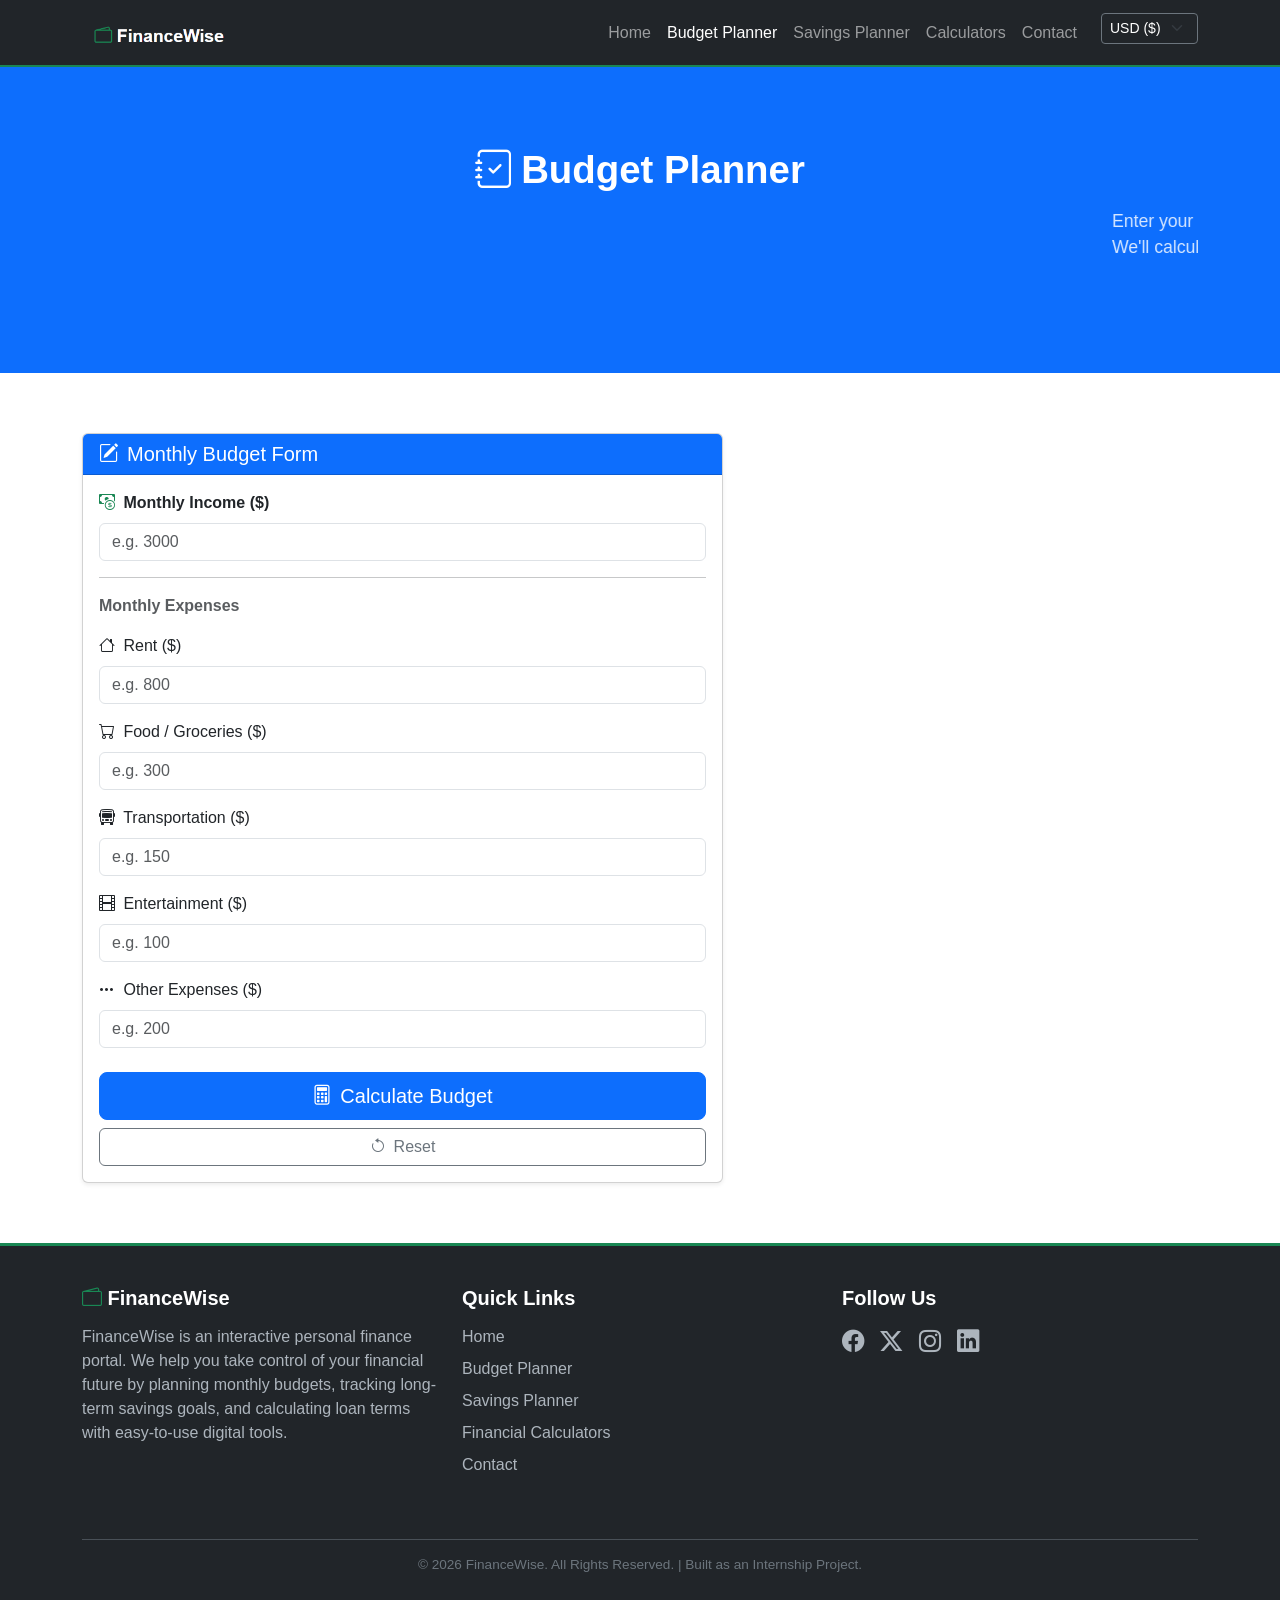
<file: financewiseproject/budget-planner.html>
<!DOCTYPE html>
<html lang="en">
<head>
    <meta charset="UTF-8">
    <meta name="viewport" content="width=device-width, initial-scale=1.0">
    <title>FinanceWise - Budget Planner</title>
    <meta name="description" content="Plan your monthly budget by entering income and expenses. See your savings instantly.">

    <!-- Bootstrap 5 CSS -->
    <link href="https://cdn.jsdelivr.net/npm/bootstrap@5.3.3/dist/css/bootstrap.min.css" rel="stylesheet">
    <!-- Bootstrap Icons -->
    <link href="https://cdn.jsdelivr.net/npm/bootstrap-icons@1.11.3/font/bootstrap-icons.css" rel="stylesheet">
    <!-- Custom Stylesheets -->
    <link rel="stylesheet" href="css/style.css">
    <link rel="stylesheet" href="css/responsive.css">
</head>
<body>

<!-- =====================================================
     NAVBAR (Budget Planner is active)
===================================================== -->
<header>
    <nav class="navbar navbar-expand-lg navbar-dark bg-dark sticky-top">
        <div class="container">
            <a class="navbar-brand" href="index.html">
                <img src="images/logo.png" alt="FinanceWise Logo" height="35" class="d-inline-block align-text-top">
            </a>
            <button class="navbar-toggler" type="button"
                    data-bs-toggle="collapse"
                    data-bs-target="#mainNav"
                    aria-controls="mainNav"
                    aria-expanded="false"
                    aria-label="Toggle navigation">
                <span class="navbar-toggler-icon"></span>
            </button>
            <div class="collapse navbar-collapse" id="mainNav">
                <ul class="navbar-nav ms-auto mb-2 mb-lg-0">
                    <li class="nav-item"><a class="nav-link" href="index.html">Home</a></li>
                    <li class="nav-item"><a class="nav-link active" href="budget-planner.html">Budget Planner</a></li>
                    <li class="nav-item"><a class="nav-link" href="savings-planner.html">Savings Planner</a></li>
                    <li class="nav-item"><a class="nav-link" href="calculators.html">Calculators</a></li>
                    <li class="nav-item"><a class="nav-link" href="contact.html">Contact</a></li>
                    <li class="nav-item ms-lg-3 mt-2 mt-lg-0">
                        <select id="currencySelector" class="form-select form-select-sm bg-dark text-white border-secondary" style="width: auto;">
                            <option value="USD">USD ($)</option>
                            <option value="EUR">EUR (€)</option>
                            <option value="GBP">GBP (£)</option>
                            <option value="INR">INR (₹)</option>
                        </select>
                    </li>
                </ul>
                
            </div>
        </div>
    </nav>
</header>

<!-- =====================================================
     HERO SECTION
===================================================== -->
<section class="hero-section">
    <div class="container">
        <h1><i class="bi bi-journal-check me-2"></i>Budget Planner</h1>
        <marquee behavior="" direction=""><p>Enter your monthly income and expenses below.<br>
           We'll calculate your total spending and how much you save.</p></marquee>
    </div>
</section>

<!-- =====================================================
     BUDGET FORM SECTION
===================================================== -->
<section class="budget-form-section">
    <div class="container">
        <div class="row justify-content-center">
            <div class="col-lg-7">

                <!-- Budget Input Form Card -->
                <div class="card shadow-sm">
                    <div class="card-header bg-primary text-white">
                        <h5 class="mb-0"><i class="bi bi-pencil-square me-2"></i>Monthly Budget Form</h5>
                    </div>
                    <div class="card-body">

                        <!-- The form uses id="budgetForm" so JS can reference it -->
                        <form id="budgetForm" novalidate>

                            <!-- Monthly Income -->
                            <div class="mb-3">
                                <label for="income" class="form-label fw-bold">
                                    <i class="bi bi-cash-coin text-success me-1"></i> Monthly Income ($)
                                </label>
                                <input type="number" class="form-control" id="income"
                                       placeholder="e.g. 3000" min="0">
                            </div>

                            <hr>
                            <p class="text-muted fw-bold mb-3">Monthly Expenses</p>

                            <!-- Rent -->
                            <div class="mb-3">
                                <label for="rent" class="form-label">
                                    <i class="bi bi-house me-1"></i> Rent ($)
                                </label>
                                <input type="number" class="form-control" id="rent"
                                       placeholder="e.g. 800" min="0">
                            </div>

                            <!-- Food -->
                            <div class="mb-3">
                                <label for="food" class="form-label">
                                    <i class="bi bi-cart me-1"></i> Food / Groceries ($)
                                </label>
                                <input type="number" class="form-control" id="food"
                                       placeholder="e.g. 300" min="0">
                            </div>

                            <!-- Transportation -->
                            <div class="mb-3">
                                <label for="transport" class="form-label">
                                    <i class="bi bi-bus-front me-1"></i> Transportation ($)
                                </label>
                                <input type="number" class="form-control" id="transport"
                                       placeholder="e.g. 150" min="0">
                            </div>

                            <!-- Entertainment -->
                            <div class="mb-3">
                                <label for="entertainment" class="form-label">
                                    <i class="bi bi-film me-1"></i> Entertainment ($)
                                </label>
                                <input type="number" class="form-control" id="entertainment"
                                       placeholder="e.g. 100" min="0">
                            </div>

                            <!-- Other Expenses -->
                            <div class="mb-4">
                                <label for="other" class="form-label">
                                    <i class="bi bi-three-dots me-1"></i> Other Expenses ($)
                                </label>
                                <input type="number" class="form-control" id="other"
                                       placeholder="e.g. 200" min="0">
                            </div>

                            <!-- Calculate Button -->
                            <div class="d-grid">
                                <button type="button" class="btn btn-primary btn-lg"
                                        onclick="calculateBudget()">
                                    <i class="bi bi-calculator me-2"></i>Calculate Budget
                                </button>
                            </div>

                            <!-- Reset Button -->
                            <div class="d-grid mt-2">
                                <button type="button" class="btn btn-outline-secondary"
                                        onclick="resetBudget()">
                                    <i class="bi bi-arrow-counterclockwise me-2"></i>Reset
                                </button>
                            </div>

                        </form>

                        <!-- Error message (shown if income is missing) -->
                        <div id="budgetError" class="alert alert-danger mt-3" style="display:none;">
                            Please enter your monthly income before calculating.
                        </div>

                    </div>
                </div>

            </div>

            <!-- Results Column (visible after calculation) -->
            <div class="col-lg-5 mt-4 mt-lg-0">

                <!-- Results will be shown here by budget.js -->
                <div id="budgetResults" style="display:none;">

                    <h5 class="fw-bold text-primary mb-3">
                        <i class="bi bi-bar-chart-fill me-2"></i>Your Budget Summary
                    </h5>

                    <!-- Summary Cards using Bootstrap Grid -->
                    <div class="row g-3">

                        <div class="col-6">
                            <div class="card text-center border-primary">
                                <div class="card-body">
                                    <i class="bi bi-cash-coin fs-3 text-primary"></i>
                                    <p class="card-text text-muted small mt-1">Total Income</p>
                                    <h5 class="card-title text-primary fw-bold" id="resultIncome">$0</h5>
                                </div>
                            </div>
                        </div>

                        <div class="col-6">
                            <div class="card text-center border-danger">
                                <div class="card-body">
                                    <i class="bi bi-receipt fs-3 text-danger"></i>
                                    <p class="card-text text-muted small mt-1">Total Expenses</p>
                                    <h5 class="card-title text-danger fw-bold" id="resultExpenses">$0</h5>
                                </div>
                            </div>
                        </div>

                        <div class="col-12">
                            <div class="card text-center border-success" id="savingsCard">
                                <div class="card-body">
                                    <i class="bi bi-piggy-bank fs-3 text-success"></i>
                                    <p class="card-text text-muted small mt-1">Remaining Balance / Savings</p>
                                    <h5 class="card-title fw-bold" id="resultSavings">$0</h5>
                                </div>
                            </div>
                        </div>

                    </div>

                    <!-- Expense Breakdown Table -->
                    <div class="card mt-3">
                        <div class="card-header bg-light fw-bold">Expense Breakdown</div>
                        <div class="card-body p-0">
                            <table class="table table-striped mb-0">
                                <thead class="table-dark">
                                    <tr>
                                        <th>Category</th>
                                        <th>Amount</th>
                                    </tr>
                                </thead>
                                <tbody>
                                    <tr><td>Rent</td><td id="tRent">$0</td></tr>
                                    <tr><td>Food</td><td id="tFood">$0</td></tr>
                                    <tr><td>Transport</td><td id="tTransport">$0</td></tr>
                                    <tr><td>Entertainment</td><td id="tEntertain">$0</td></tr>
                                    <tr><td>Other</td><td id="tOther">$0</td></tr>
                                </tbody>
                            </table>
                        </div>
                    </div>

                    <!-- Savings message alert -->
                    <div id="savingsAlert" class="mt-3"></div>

                </div>

            </div>
        </div>
    </div>
</section>

<!-- =====================================================
     FOOTER
===================================================== -->
<footer>
    <div class="container">
        <div class="row">
            <div class="col-md-4 mb-4">
                <h5><i class="bi bi-wallet2 text-success"></i> FinanceWise</h5>
                <p>FinanceWise is an interactive personal finance portal. We help you take control of your financial future by planning monthly budgets, tracking long-term savings goals, and calculating loan terms with easy-to-use digital tools.</p>
            </div>
            <div class="col-md-4 mb-4">
                <h5>Quick Links</h5>
                <ul>
                    <li><a href="index.html">Home</a></li>
                    <li><a href="budget-planner.html">Budget Planner</a></li>
                    <li><a href="savings-planner.html">Savings Planner</a></li>
                    <li><a href="calculators.html">Financial Calculators</a></li>
                    <li><a href="contact.html">Contact</a></li>
                </ul>
            </div>
            <div class="col-md-4 mb-4">
                <h5>Follow Us</h5>
                <div class="social-icons">
                    <a href="https://facebook.com"><i class="bi bi-facebook"></i></a>
                    <a href="https://twitter.com"><i class="bi bi-twitter-x"></i></a>
                    <a href="https://instagram.com"><i class="bi bi-instagram"></i></a>
                    <a href="https://linkedin.com"><i class="bi bi-linkedin"></i></a>
                </div>
            </div>
        </div>
        <div class="footer-bottom">
            <p>&copy; 2026 FinanceWise. All Rights Reserved. | Built as an Internship Project.</p>
        </div>
    </div>
</footer>

<button id="scrollTopBtn" title="Go to top"><i class="bi bi-arrow-up"></i></button>

<!-- Bootstrap 5 JS -->
<script src="https://cdn.jsdelivr.net/npm/bootstrap@5.3.3/dist/js/bootstrap.bundle.min.js"></script>
<!-- Custom Scripts -->
<script src="js/script.js"></script>
<script src="js/budget.js"></script>

</body>
</html>
</file>
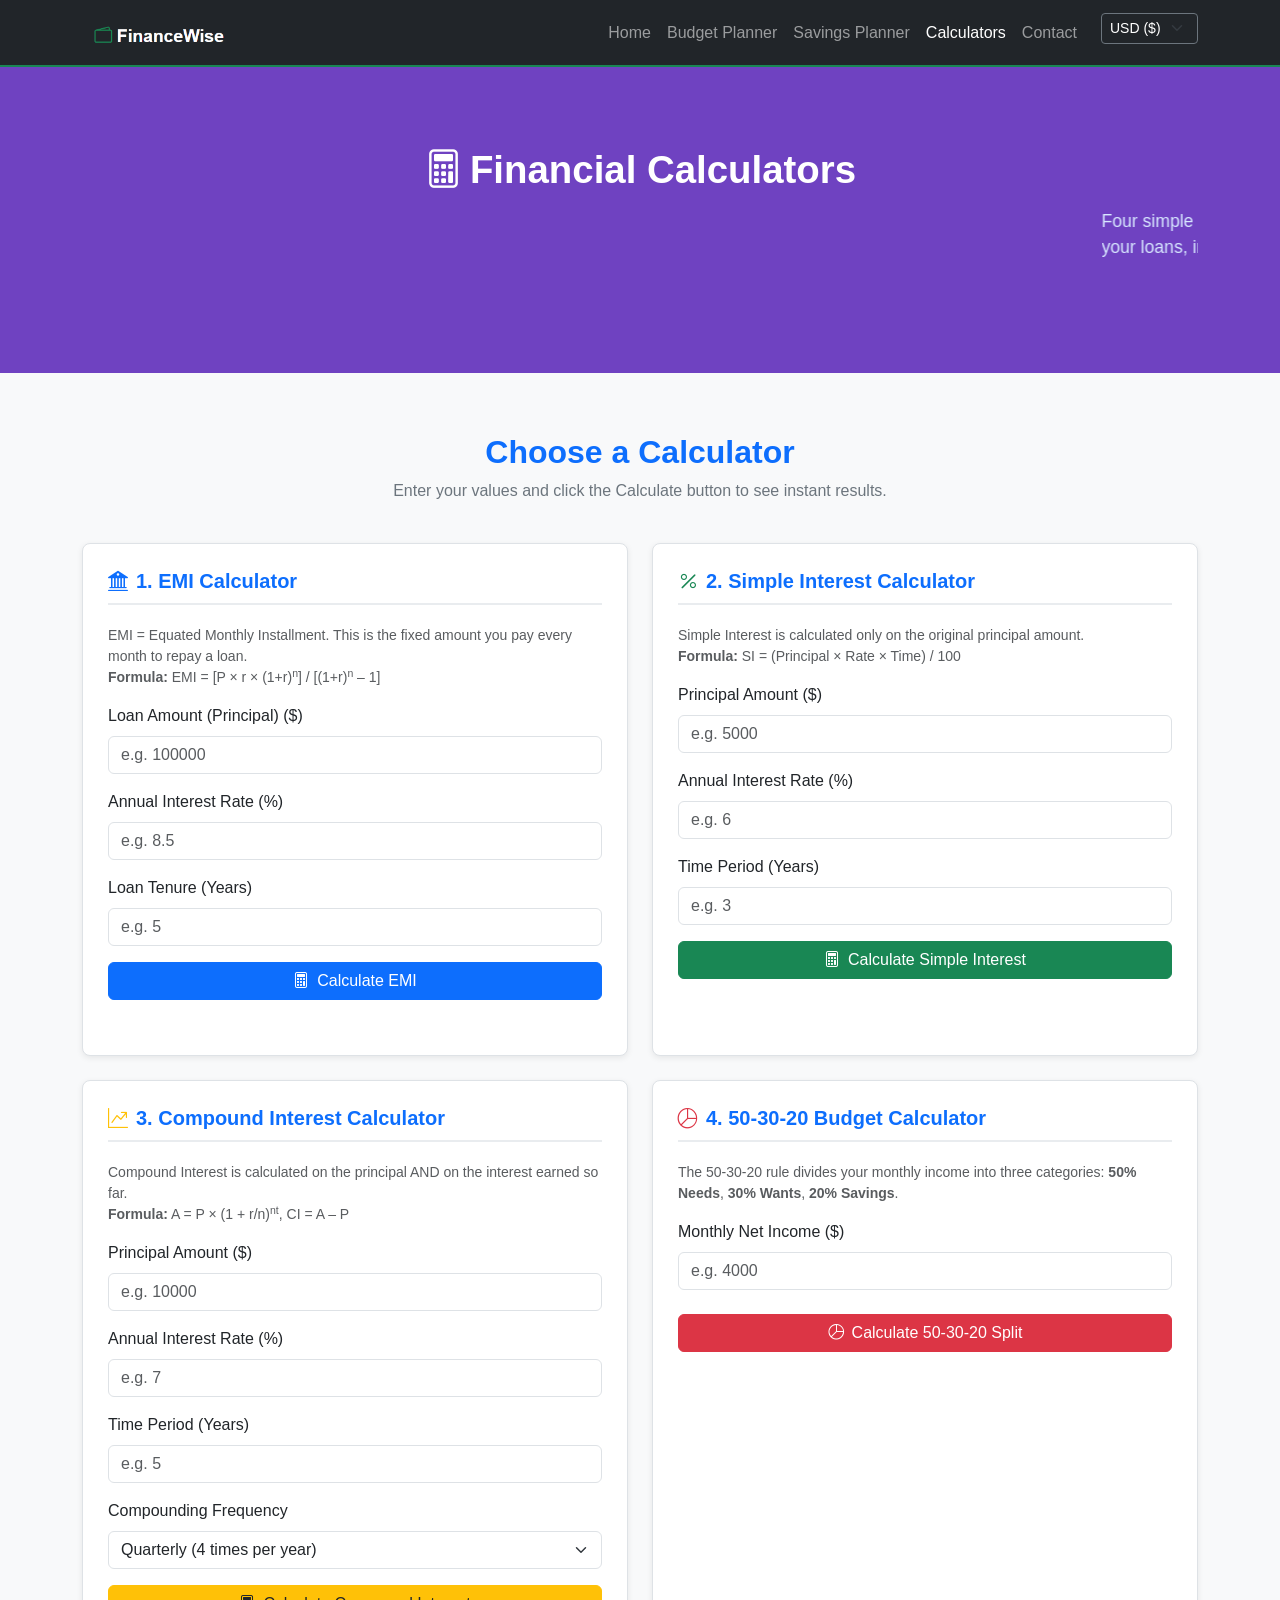
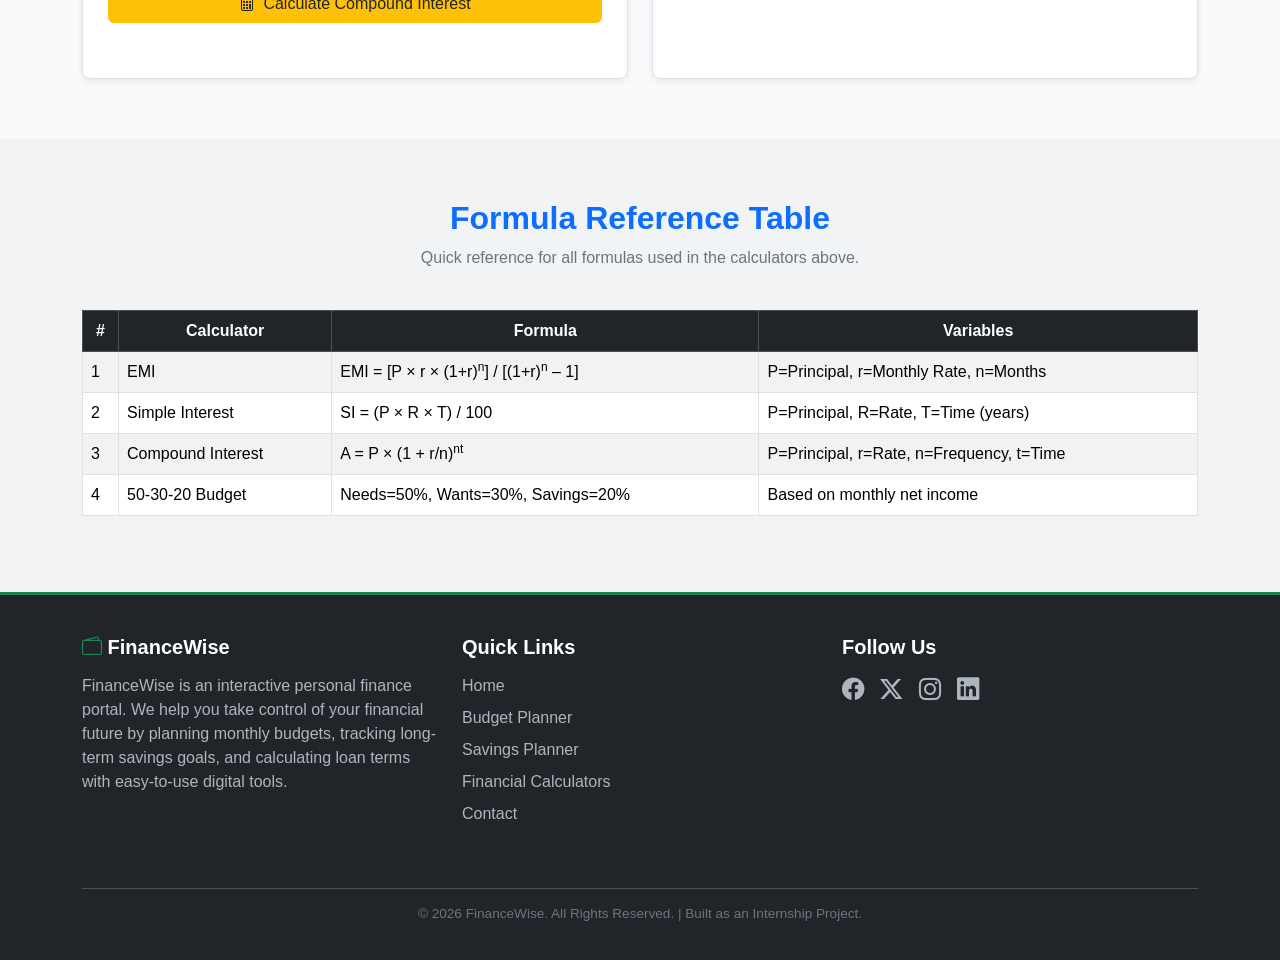
<file: financewiseproject/calculators.html>
<!DOCTYPE html>
<html lang="en">
<head>
    <meta charset="UTF-8">
    <meta name="viewport" content="width=device-width, initial-scale=1.0">
    <title>FinanceWise - Financial Calculators</title>
    <meta name="description" content="Four simple financial calculators: EMI, Simple Interest, Compound Interest, and 50-30-20 Budget Split.">

    <!-- Bootstrap 5 CSS -->
    <link href="https://cdn.jsdelivr.net/npm/bootstrap@5.3.3/dist/css/bootstrap.min.css" rel="stylesheet">
    <!-- Bootstrap Icons -->
    <link href="https://cdn.jsdelivr.net/npm/bootstrap-icons@1.11.3/font/bootstrap-icons.css" rel="stylesheet">
    <!-- Custom Stylesheets -->
    <link rel="stylesheet" href="css/style.css">
    <link rel="stylesheet" href="css/responsive.css">
</head>
<body>

<!-- =====================================================
     NAVBAR (Calculators is active)
===================================================== -->
<header>
    <nav class="navbar navbar-expand-lg navbar-dark bg-dark sticky-top">
        <div class="container">
            <a class="navbar-brand" href="index.html">
                <img src="images/logo.png" alt="FinanceWise Logo" height="35" class="d-inline-block align-text-top">
            </a>
            <button class="navbar-toggler" type="button"
                    data-bs-toggle="collapse" data-bs-target="#mainNav"
                    aria-controls="mainNav" aria-expanded="false"
                    aria-label="Toggle navigation">
                <span class="navbar-toggler-icon"></span>
            </button>
            <div class="collapse navbar-collapse" id="mainNav">
                <ul class="navbar-nav ms-auto mb-2 mb-lg-0">
                    <li class="nav-item"><a class="nav-link" href="index.html">Home</a></li>
                    <li class="nav-item"><a class="nav-link" href="budget-planner.html">Budget Planner</a></li>
                    <li class="nav-item"><a class="nav-link" href="savings-planner.html">Savings Planner</a></li>
                    <li class="nav-item"><a class="nav-link active" href="calculators.html">Calculators</a></li>
                    <li class="nav-item"><a class="nav-link" href="contact.html">Contact</a></li>
                    <li class="nav-item ms-lg-3 mt-2 mt-lg-0">
                        <select id="currencySelector" class="form-select form-select-sm bg-dark text-white border-secondary" style="width: auto;">
                            <option value="USD">USD ($)</option>
                            <option value="EUR">EUR (€)</option>
                            <option value="GBP">GBP (£)</option>
                            <option value="INR">INR (₹)</option>
                        </select>
                    </li>
                </ul>
                
            </div>
        </div>
    </nav>
</header>

<!-- =====================================================
     HERO SECTION
===================================================== -->
<section class="hero-section" style="background-color: #6f42c1;">
    <div class="container">
        <h1><i class="bi bi-calculator me-2"></i>Financial Calculators</h1>
        <marquee behavior="" direction=""><p>Four simple beginner-friendly calculators to help you plan<br>
           your loans, interest, and budget splits.</p></marquee>
    </div>
</section>

<!-- =====================================================
     CALCULATORS SECTION
     Each calculator is inside its own Bootstrap Card
===================================================== -->
<section>
    <div class="container">

        <div class="section-heading">
            <h2>Choose a Calculator</h2>
            <p>Enter your values and click the Calculate button to see instant results.</p>
        </div>

        <div class="row g-4">

            <!-- ==========================================
                 CALCULATOR 1: EMI CALCULATOR
            =========================================== -->
            <div class="col-md-6">
                <div class="calc-card h-100">
                    <h5><i class="bi bi-bank2 me-2 text-primary"></i>1. EMI Calculator</h5>
                    <p class="text-muted small">
                        EMI = Equated Monthly Installment. This is the fixed amount you pay every month to repay a loan.
                        <br><strong>Formula:</strong> EMI = [P × r × (1+r)<sup>n</sup>] / [(1+r)<sup>n</sup> – 1]
                    </p>

                    <div class="mb-3">
                        <label for="emiPrincipal" class="form-label">Loan Amount (Principal) ($)</label>
                        <input type="number" class="form-control" id="emiPrincipal" placeholder="e.g. 100000" min="1">
                    </div>

                    <div class="mb-3">
                        <label for="emiRate" class="form-label">Annual Interest Rate (%)</label>
                        <input type="number" class="form-control" id="emiRate" placeholder="e.g. 8.5" step="0.1" min="0.1">
                    </div>

                    <div class="mb-3">
                        <label for="emiYears" class="form-label">Loan Tenure (Years)</label>
                        <input type="number" class="form-control" id="emiYears" placeholder="e.g. 5" min="1">
                    </div>

                    <button class="btn btn-primary w-100" onclick="calculateEMI()">
                        <i class="bi bi-calculator me-2"></i>Calculate EMI
                    </button>

                    <!-- Result Box (hidden by default) -->
                    <div class="result-box" id="emiResult">
                        <p id="emiMonthly"></p>
                        <p id="emiTotal"></p>
                        <p id="emiInterest"></p>
                    </div>
                    <div id="emiError" class="alert alert-danger mt-2" style="display:none;"></div>

                </div>
            </div>

            <!-- ==========================================
                 CALCULATOR 2: SIMPLE INTEREST CALCULATOR
            =========================================== -->
            <div class="col-md-6">
                <div class="calc-card h-100">
                    <h5><i class="bi bi-percent me-2 text-success"></i>2. Simple Interest Calculator</h5>
                    <p class="text-muted small">
                        Simple Interest is calculated only on the original principal amount.
                        <br><strong>Formula:</strong> SI = (Principal × Rate × Time) / 100
                    </p>

                    <div class="mb-3">
                        <label for="siPrincipal" class="form-label">Principal Amount ($)</label>
                        <input type="number" class="form-control" id="siPrincipal" placeholder="e.g. 5000" min="1">
                    </div>

                    <div class="mb-3">
                        <label for="siRate" class="form-label">Annual Interest Rate (%)</label>
                        <input type="number" class="form-control" id="siRate" placeholder="e.g. 6" step="0.1" min="0.1">
                    </div>

                    <div class="mb-3">
                        <label for="siTime" class="form-label">Time Period (Years)</label>
                        <input type="number" class="form-control" id="siTime" placeholder="e.g. 3" min="1">
                    </div>

                    <button class="btn btn-success w-100" onclick="calculateSI()">
                        <i class="bi bi-calculator me-2"></i>Calculate Simple Interest
                    </button>

                    <div class="result-box" id="siResult">
                        <p id="siInterest"></p>
                        <p id="siTotal"></p>
                    </div>
                    <div id="siError" class="alert alert-danger mt-2" style="display:none;"></div>

                </div>
            </div>

            <!-- ==========================================
                 CALCULATOR 3: COMPOUND INTEREST CALCULATOR
            =========================================== -->
            <div class="col-md-6">
                <div class="calc-card h-100">
                    <h5><i class="bi bi-graph-up-arrow me-2 text-warning"></i>3. Compound Interest Calculator</h5>
                    <p class="text-muted small">
                        Compound Interest is calculated on the principal AND on the interest earned so far.
                        <br><strong>Formula:</strong> A = P × (1 + r/n)<sup>nt</sup>, CI = A – P
                    </p>

                    <div class="mb-3">
                        <label for="ciPrincipal" class="form-label">Principal Amount ($)</label>
                        <input type="number" class="form-control" id="ciPrincipal" placeholder="e.g. 10000" min="1">
                    </div>

                    <div class="mb-3">
                        <label for="ciRate" class="form-label">Annual Interest Rate (%)</label>
                        <input type="number" class="form-control" id="ciRate" placeholder="e.g. 7" step="0.1" min="0.1">
                    </div>

                    <div class="mb-3">
                        <label for="ciTime" class="form-label">Time Period (Years)</label>
                        <input type="number" class="form-control" id="ciTime" placeholder="e.g. 5" min="1">
                    </div>

                    <div class="mb-3">
                        <label for="ciFrequency" class="form-label">Compounding Frequency</label>
                        <select class="form-select" id="ciFrequency">
                            <option value="1">Annually (Once per year)</option>
                            <option value="2">Semi-Annually (Twice per year)</option>
                            <option value="4" selected>Quarterly (4 times per year)</option>
                            <option value="12">Monthly (12 times per year)</option>
                        </select>
                    </div>

                    <button class="btn btn-warning w-100 text-dark" onclick="calculateCI()">
                        <i class="bi bi-calculator me-2"></i>Calculate Compound Interest
                    </button>

                    <div class="result-box" id="ciResult">
                        <p id="ciInterest"></p>
                        <p id="ciTotal"></p>
                    </div>
                    <div id="ciError" class="alert alert-danger mt-2" style="display:none;"></div>

                </div>
            </div>

            <!-- ==========================================
                 CALCULATOR 4: 50-30-20 BUDGET SPLIT
            =========================================== -->
            <div class="col-md-6">
                <div class="calc-card h-100">
                    <h5><i class="bi bi-pie-chart me-2 text-danger"></i>4. 50-30-20 Budget Calculator</h5>
                    <p class="text-muted small">
                        The 50-30-20 rule divides your monthly income into three categories:
                        <strong>50% Needs</strong>, <strong>30% Wants</strong>, <strong>20% Savings</strong>.
                    </p>

                    <div class="mb-4">
                        <label for="budgetIncome" class="form-label">Monthly Net Income ($)</label>
                        <input type="number" class="form-control" id="budgetIncome" placeholder="e.g. 4000" min="1">
                    </div>

                    <button class="btn btn-danger w-100" onclick="calculateBudgetSplit()">
                        <i class="bi bi-pie-chart me-2"></i>Calculate 50-30-20 Split
                    </button>

                    <div class="result-box" id="budgetSplitResult">
                        <p id="bNeeds"></p>
                        <p id="bWants"></p>
                        <p id="bSavings"></p>
                    </div>

                    <!-- Bootstrap Progress Bar to visualise the split -->
                    <div id="budgetProgress" class="mt-3" style="display:none;">
                        <div class="progress" style="height: 25px;">
                            <div class="progress-bar bg-primary" style="width: 50%">50% Needs</div>
                            <div class="progress-bar bg-warning text-dark" style="width: 30%">30% Wants</div>
                            <div class="progress-bar bg-success" style="width: 20%">20% Savings</div>
                        </div>
                    </div>

                    <div id="budgetSplitError" class="alert alert-danger mt-2" style="display:none;"></div>

                </div>
            </div>

        </div>
        <!-- end row -->

    </div>
</section>

<!-- =====================================================
     FORMULA REFERENCE TABLE
     Demonstrates HTML table in a study context
===================================================== -->
<section style="background-color: #f1f3f5;">
    <div class="container">
        <div class="section-heading">
            <h2>Formula Reference Table</h2>
            <p>Quick reference for all formulas used in the calculators above.</p>
        </div>
        <div class="table-responsive">
            <table class="table table-bordered table-hover table-striped">
                <thead class="table-dark text-center">
                    <tr>
                        <th>#</th>
                        <th>Calculator</th>
                        <th>Formula</th>
                        <th>Variables</th>
                    </tr>
                </thead>
                <tbody>
                    <tr>
                        <td>1</td>
                        <td>EMI</td>
                        <td>EMI = [P × r × (1+r)<sup>n</sup>] / [(1+r)<sup>n</sup> – 1]</td>
                        <td>P=Principal, r=Monthly Rate, n=Months</td>
                    </tr>
                    <tr>
                        <td>2</td>
                        <td>Simple Interest</td>
                        <td>SI = (P × R × T) / 100</td>
                        <td>P=Principal, R=Rate, T=Time (years)</td>
                    </tr>
                    <tr>
                        <td>3</td>
                        <td>Compound Interest</td>
                        <td>A = P × (1 + r/n)<sup>nt</sup></td>
                        <td>P=Principal, r=Rate, n=Frequency, t=Time</td>
                    </tr>
                    <tr>
                        <td>4</td>
                        <td>50-30-20 Budget</td>
                        <td>Needs=50%, Wants=30%, Savings=20%</td>
                        <td>Based on monthly net income</td>
                    </tr>
                </tbody>
            </table>
        </div>
    </div>
</section>

<!-- =====================================================
     FOOTER
===================================================== -->
<footer>
    <div class="container">
        <div class="row">
            <div class="col-md-4 mb-4">
                <h5><i class="bi bi-wallet2 text-success"></i> FinanceWise</h5>
                <p>FinanceWise is an interactive personal finance portal. We help you take control of your financial future by planning monthly budgets, tracking long-term savings goals, and calculating loan terms with easy-to-use digital tools.</p>
            </div>
            <div class="col-md-4 mb-4">
                <h5>Quick Links</h5>
                <ul>
                    <li><a href="index.html">Home</a></li>
                    <li><a href="budget-planner.html">Budget Planner</a></li>
                    <li><a href="savings-planner.html">Savings Planner</a></li>
                    <li><a href="calculators.html">Financial Calculators</a></li>
                    <li><a href="contact.html">Contact</a></li>
                </ul>
            </div>
            <div class="col-md-4 mb-4">
                <h5>Follow Us</h5>
                <div class="social-icons">
                    <a href="https://facebook.com"><i class="bi bi-facebook"></i></a>
                    <a href="https://twitter.com"><i class="bi bi-twitter-x"></i></a>
                    <a href="https://instagram.com"><i class="bi bi-instagram"></i></a>
                    <a href="https://linkedin.com"><i class="bi bi-linkedin"></i></a>
                </div>
            </div>
        </div>
        <div class="footer-bottom">
            <p>&copy; 2026 FinanceWise. All Rights Reserved. | Built as an Internship Project.</p>
        </div>
    </div>
</footer>

<button id="scrollTopBtn" title="Go to top"><i class="bi bi-arrow-up"></i></button>

<!-- Bootstrap 5 JS -->
<script src="https://cdn.jsdelivr.net/npm/bootstrap@5.3.3/dist/js/bootstrap.bundle.min.js"></script>
<!-- Custom Scripts -->
<script src="js/script.js"></script>
<script src="js/calculator.js"></script>

</body>
</html>
</file>
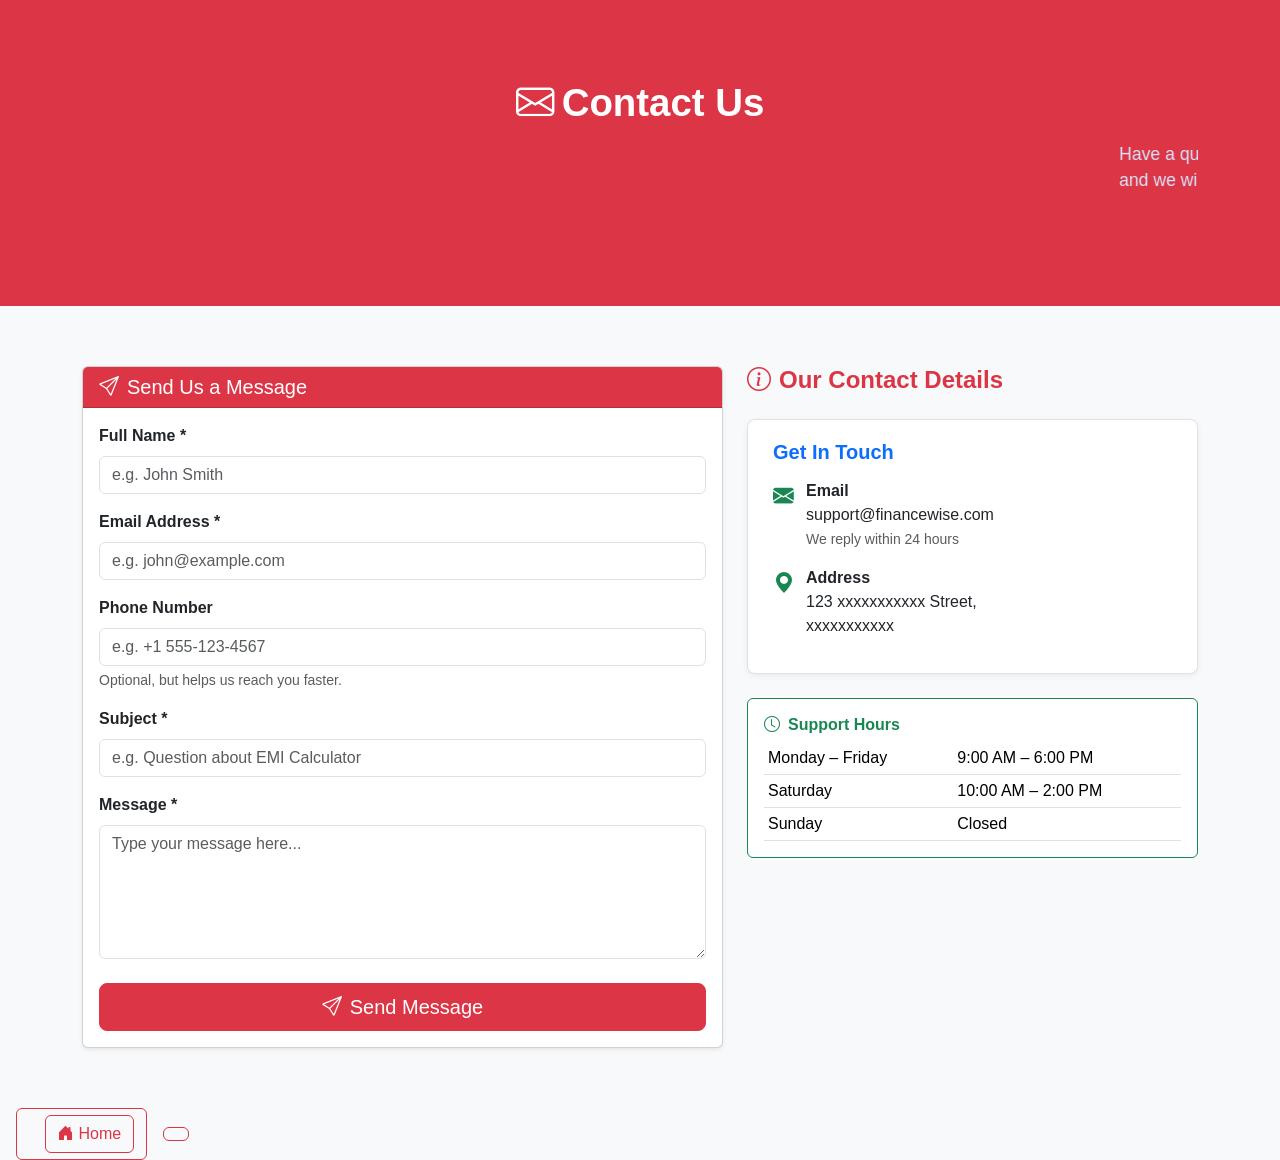
<file: financewiseproject/contact.html>
<!DOCTYPE html>
<html lang="en">

<head>
    <meta charset="UTF-8">
    <meta name="viewport" content="width=device-width, initial-scale=1.0">
    <title>FinanceWise - Contact Us</title>
    <meta name="description" content="Contact the FinanceWise team. Send us your questions or feedback.">

    <!-- Bootstrap 5 CSS -->
    <link href="https://cdn.jsdelivr.net/npm/bootstrap@5.3.3/dist/css/bootstrap.min.css" rel="stylesheet">
    <!-- Bootstrap Icons -->
    <link href="https://cdn.jsdelivr.net/npm/bootstrap-icons@1.11.3/font/bootstrap-icons.css" rel="stylesheet">
    <!-- Custom Stylesheets -->
    <link rel="stylesheet" href="css/style.css">
    <link rel="stylesheet" href="css/responsive.css">
</head>

<body>
    <!-- =====================================================
     HERO SECTION
===================================================== -->
    <section class="hero-section" style="background-color: #dc3545;">
        <div class="container">
            <h1><i class="bi bi-envelope me-2"></i>Contact Us</h1>
            <marquee behavior="" direction="">
                <p>Have a question or suggestion? Fill out the form below<br>
                    and we will get back to you within 24 hours.</p>
            </marquee>
        </div>
    </section>

    <!-- =====================================================
     CONTACT SECTION
     Left: Contact Form | Right: Contact Info
===================================================== -->
    <section>
        <div class="container">
            <div class="row g-4">

                <!-- LEFT: Contact Form -->
                <div class="col-md-7">
                    <div class="card shadow-sm">
                        <div class="card-header bg-danger text-white">
                            <h5 class="mb-0"><i class="bi bi-send me-2"></i>Send Us a Message</h5>
                        </div>
                        <div class="card-body">

                            <form id="contactForm" novalidate>

                                <!-- Full Name -->
                                <div class="mb-3">
                                    <label for="contactName" class="form-label fw-bold">Full Name *</label>
                                    <input type="text" class="form-control" id="contactName"
                                        placeholder="e.g. John Smith">
                                    <div class="invalid-feedback" id="nameError">
                                        Please enter your full name (at least 3 characters).
                                    </div>
                                </div>

                                <!-- Email -->
                                <div class="mb-3">
                                    <label for="contactEmail" class="form-label fw-bold">Email Address *</label>
                                    <input type="email" class="form-control" id="contactEmail"
                                        placeholder="e.g. john@example.com">
                                    <div class="invalid-feedback" id="emailError">
                                        Please enter a valid email address (e.g. name@example.com).
                                    </div>
                                </div>

                                <!-- Phone -->
                                <div class="mb-3">
                                    <label for="contactPhone" class="form-label fw-bold">Phone Number</label>
                                    <input type="tel" class="form-control" id="contactPhone"
                                        placeholder="e.g. +1 555-123-4567">
                                    <div class="form-text text-muted">Optional, but helps us reach you faster.</div>
                                    <div class="invalid-feedback" id="phoneError">
                                        Phone number must contain only digits and be 7-15 characters long.
                                    </div>
                                </div>

                                <!-- Subject -->
                                <div class="mb-3">
                                    <label for="contactSubject" class="form-label fw-bold">Subject *</label>
                                    <input type="text" class="form-control" id="contactSubject"
                                        placeholder="e.g. Question about EMI Calculator">
                                    <div class="invalid-feedback" id="subjectError">
                                        Please enter a subject (at least 4 characters).
                                    </div>
                                </div>

                                <!-- Message -->
                                <div class="mb-4">
                                    <label for="contactMessage" class="form-label fw-bold">Message *</label>
                                    <textarea class="form-control" id="contactMessage" rows="5"
                                        placeholder="Type your message here..."></textarea>
                                    <div class="invalid-feedback" id="messageError">
                                        Please enter a message (at least 20 characters).
                                    </div>
                                </div>

                                <!-- Submit Button -->
                                <div class="d-grid">
                                    <button type="button" class="btn btn-danger btn-lg" onclick="validateContact()">
                                        <i class="bi bi-send me-2"></i>Send Message
                                    </button>
                                </div>

                            </form>

                            <!-- Success Alert (hidden, shown on valid submission) -->
                            <div id="contactSuccess" class="alert alert-success mt-3" style="display:none;">
                                <i class="bi bi-check-circle-fill me-2"></i>
                                <strong>Message sent successfully!</strong>
                                Thank you for reaching out. We will reply to your email within 24 hours.
                            </div>

                        </div>
                    </div>
                </div>

                <!-- RIGHT: Contact Info -->
                <div class="col-md-5">

                    <h4 class="fw-bold text-danger mb-4">
                        <i class="bi bi-info-circle me-2"></i>Our Contact Details
                    </h4>

                    <div class="contact-info-box">
                        <h5>Get In Touch</h5>

                        <!-- Email -->
                        <div class="contact-info-item">
                            <i class="bi bi-envelope-fill"></i>
                            <div>
                                <strong>Email</strong><br>
                                <span>support@financewise.com</span><br>
                                <span class="text-muted small">We reply within 24 hours</span>
                            </div>
                        </div>


                        <!-- Address -->
                        <div class="contact-info-item">
                            <i class="bi bi-geo-alt-fill"></i>
                            <div>
                                <strong>Address</strong><br>
                                <span>123 xxxxxxxxxxx Street,</span><br>
                                <span>xxxxxxxxxxx</span>
                            </div>
                        </div>

                    </div>

                    <!-- Additional Info Card -->
                    <div class="card mt-4 border-success">
                        <div class="card-body">
                            <h6 class="card-title fw-bold text-success">
                                <i class="bi bi-clock me-2"></i>Support Hours
                            </h6>
                            <table class="table table-sm mb-0">
                                <tbody>
                                    <tr>
                                        <td>Monday – Friday</td>
                                        <td>9:00 AM – 6:00 PM</td>
                                    </tr>
                                    <tr>
                                        <td>Saturday</td>
                                        <td>10:00 AM – 2:00 PM</td>
                                    </tr>
                                    <tr>
                                        <td>Sunday</td>
                                        <td>Closed</td>
                                    </tr>
                                </tbody>
                            </table>
                        </div>
                    </div>



                </div>

            </div>
        </div>
    </section>



    <!-- Link to Home Page -->
    <button class="btn btn-outline-danger ms-3" id="homeLink" title="Home">
        <a href="index.html" class="btn btn-outline-danger ms-3" id="homeLink" title="Home">
            <i class="bi bi-house-door-fill"></i> Home
    </button>

    <button id="scrollTopBtn" title="Go to top"><i class="bi bi-arrow-up"></i></button>


    <!-- Bootstrap 5 JS -->
    <script src="https://cdn.jsdelivr.net/npm/bootstrap@5.3.3/dist/js/bootstrap.bundle.min.js"></script>
    <!-- Custom Scripts -->
    <script src="js/script.js"></script>
    <script src="js/validation.js"></script>

</body>

</html>
</file>
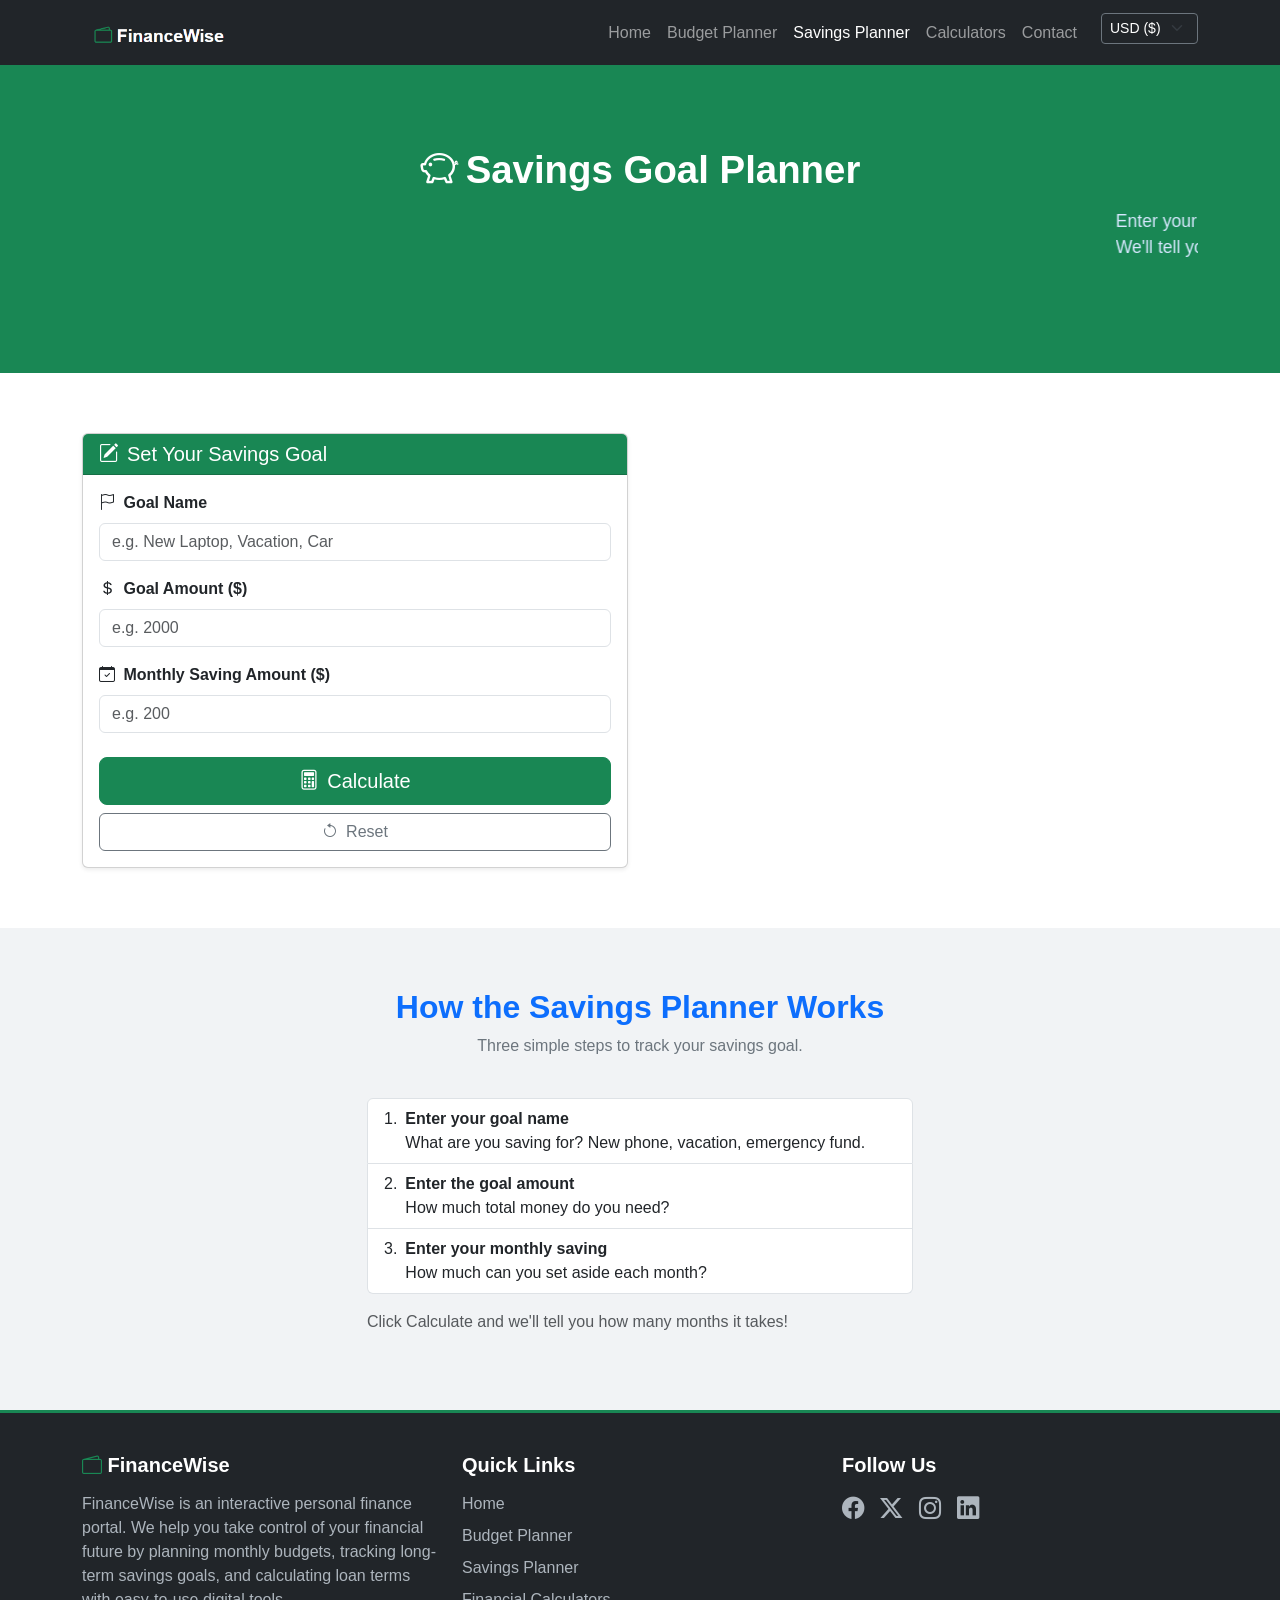
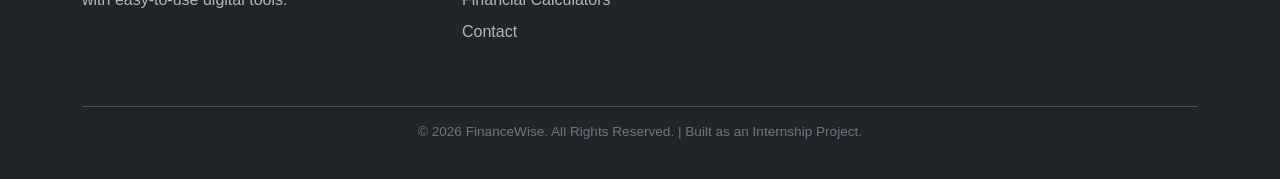
<file: financewiseproject/savings-planner.html>
<!DOCTYPE html>
<html lang="en">
<head>
    <meta charset="UTF-8">
    <meta name="viewport" content="width=device-width, initial-scale=1.0">
    <title>FinanceWise - Savings Goal Planner</title>
    <meta name="description" content="Set your savings goal, enter your monthly contribution, and find out how long it will take to reach your target.">

    <!-- Bootstrap 5 CSS -->
    <link href="https://cdn.jsdelivr.net/npm/bootstrap@5.3.3/dist/css/bootstrap.min.css" rel="stylesheet">
    <!-- Bootstrap Icons -->
    <link href="https://cdn.jsdelivr.net/npm/bootstrap-icons@1.11.3/font/bootstrap-icons.css" rel="stylesheet">
    <!-- Custom Stylesheets -->
    <link rel="stylesheet" href="css/style.css">
    <link rel="stylesheet" href="css/responsive.css">
</head>
<body>

<!-- =====================================================
     NAVBAR (Savings Planner is active)
===================================================== -->
<header>
    <nav class="navbar navbar-expand-lg navbar-dark bg-dark sticky-top">
        <div class="container">
            <a class="navbar-brand" href="index.html">
                <img src="images/logo.png" alt="FinanceWise Logo" height="35" class="d-inline-block align-text-top">
            </a>
            <button class="navbar-toggler" type="button"
                    data-bs-toggle="collapse" data-bs-target="#mainNav"
                    aria-controls="mainNav" aria-expanded="false"
                    aria-label="Toggle navigation">
                <span class="navbar-toggler-icon"></span>
            </button>
            <div class="collapse navbar-collapse" id="mainNav">
                <ul class="navbar-nav ms-auto mb-2 mb-lg-0">
                    <li class="nav-item"><a class="nav-link" href="index.html">Home</a></li>
                    <li class="nav-item"><a class="nav-link" href="budget-planner.html">Budget Planner</a></li>
                    <li class="nav-item"><a class="nav-link active" href="savings-planner.html">Savings Planner</a></li>
                    <li class="nav-item"><a class="nav-link" href="calculators.html">Calculators</a></li>
                    <li class="nav-item"><a class="nav-link" href="contact.html">Contact</a></li>
                    <li class="nav-item ms-lg-3 mt-2 mt-lg-0">
                        <select id="currencySelector" class="form-select form-select-sm bg-dark text-white border-secondary" style="width: auto;">
                            <option value="USD">USD ($)</option>
                            <option value="EUR">EUR (€)</option>
                            <option value="GBP">GBP (£)</option>
                            <option value="INR">INR (₹)</option>
                        </select>
                    </li>
                </ul>
                
            </div>
        </div>
    </nav>
</header>

<!-- =====================================================
     HERO SECTION
===================================================== -->
<section class="hero-section" style="background-color: #198754;">
    <div class="container">
        <h1><i class="bi bi-piggy-bank me-2"></i>Savings Goal Planner</h1>
        <marquee behavior="" direction=""><p>Enter your savings goal and monthly contribution.<br>
           We'll tell you exactly how many months you need to reach your target.</p></marquee>
    </div>
</section>

<!-- =====================================================
     SAVINGS FORM SECTION
===================================================== -->
<section class="savings-form-section">
    <div class="container">
        <div class="row justify-content-center">
            <div class="col-lg-6">

                <!-- Savings Input Form Card -->
                <div class="card shadow-sm">
                    <div class="card-header bg-success text-white">
                        <h5 class="mb-0"><i class="bi bi-pencil-square me-2"></i>Set Your Savings Goal</h5>
                    </div>
                    <div class="card-body">

                        <form id="savingsForm" novalidate>

                            <!-- Goal Name -->
                            <div class="mb-3">
                                <label for="goalName" class="form-label fw-bold">
                                    <i class="bi bi-flag me-1"></i> Goal Name
                                </label>
                                <input type="text" class="form-control" id="goalName"
                                       placeholder="e.g. New Laptop, Vacation, Car">
                            </div>

                            <!-- Goal Amount -->
                            <div class="mb-3">
                                <label for="goalAmount" class="form-label fw-bold">
                                    <i class="bi bi-currency-dollar me-1"></i> Goal Amount ($)
                                </label>
                                <input type="number" class="form-control" id="goalAmount"
                                       placeholder="e.g. 2000" min="1">
                            </div>

                            <!-- Monthly Saving -->
                            <div class="mb-4">
                                <label for="monthlySaving" class="form-label fw-bold">
                                    <i class="bi bi-calendar-check me-1"></i> Monthly Saving Amount ($)
                                </label>
                                <input type="number" class="form-control" id="monthlySaving"
                                       placeholder="e.g. 200" min="1">
                            </div>

                            <!-- Calculate Button -->
                            <div class="d-grid">
                                <button type="button" class="btn btn-success btn-lg"
                                        onclick="calculateSavings()">
                                    <i class="bi bi-calculator me-2"></i>Calculate
                                </button>
                            </div>

                            <!-- Reset Button -->
                            <div class="d-grid mt-2">
                                <button type="button" class="btn btn-outline-secondary"
                                        onclick="resetSavings()">
                                    <i class="bi bi-arrow-counterclockwise me-2"></i>Reset
                                </button>
                            </div>

                        </form>

                        <!-- Error Alert (shown by JS if validation fails) -->
                        <div id="savingsError" class="alert alert-danger mt-3" style="display:none;"></div>

                    </div>
                </div>

            </div>

            <!-- Results Column -->
            <div class="col-lg-6 mt-4 mt-lg-0">
                <div id="savingsResults" style="display:none;">

                    <h5 class="fw-bold text-success mb-4">
                        <i class="bi bi-trophy me-2"></i>Your Savings Plan
                    </h5>

                    <!-- Goal Name Display -->
                    <div class="alert alert-success">
                        <strong>Goal:</strong> <span id="displayGoalName">-</span>
                    </div>

                    <!-- Result Summary Cards -->
                    <div class="row g-3 mb-4">

                        <div class="col-6">
                            <div class="card text-center border-success">
                                <div class="card-body">
                                    <i class="bi bi-target fs-3 text-success"></i>
                                    <p class="card-text text-muted small mt-1">Goal Amount</p>
                                    <h5 class="fw-bold text-success" id="displayGoalAmount">$0</h5>
                                </div>
                            </div>
                        </div>

                        <div class="col-6">
                            <div class="card text-center border-primary">
                                <div class="card-body">
                                    <i class="bi bi-calendar2-month fs-3 text-primary"></i>
                                    <p class="card-text text-muted small mt-1">Months Required</p>
                                    <h5 class="fw-bold text-primary" id="displayMonths">0</h5>
                                </div>
                            </div>
                        </div>

                        <div class="col-12">
                            <div class="card text-center border-warning">
                                <div class="card-body">
                                    <i class="bi bi-calendar-range fs-3 text-warning"></i>
                                    <p class="card-text text-muted small mt-1">Estimated Completion</p>
                                    <h5 class="fw-bold text-warning" id="displayDate">-</h5>
                                </div>
                            </div>
                        </div>

                    </div>

                    <!-- Bootstrap Progress Bar -->
                    <div class="mb-3">
                        <div class="d-flex justify-content-between">
                            <span class="text-muted small">Progress Tracker</span>
                            <span class="text-muted small" id="progressPercent">0%</span>
                        </div>
                        <div class="progress mt-1" style="height: 20px;">
                            <div class="progress-bar bg-success progress-bar-striped progress-bar-animated"
                                 id="savingsProgress"
                                 role="progressbar"
                                 style="width: 0%"
                                 aria-valuenow="0"
                                 aria-valuemin="0"
                                 aria-valuemax="100">
                            </div>
                        </div>
                        <small class="text-muted">
                            Save <strong id="displayMonthly">$0</strong>/month to reach your goal.
                        </small>
                    </div>

                    <!-- Completion Message -->
                    <div id="completionMessage" class="alert alert-info mt-3"></div>

                </div>
            </div>

        </div>
    </div>
</section>

<!-- =====================================================
     HOW IT WORKS — Simple ordered list for UI variety
===================================================== -->
<section style="background-color: #f1f3f5;">
    <div class="container">
        <div class="section-heading">
            <h2>How the Savings Planner Works</h2>
            <p>Three simple steps to track your savings goal.</p>
        </div>
        <div class="row justify-content-center">
            <div class="col-md-6">
                <ol class="list-group list-group-numbered">
                    <li class="list-group-item d-flex justify-content-between align-items-start">
                        <div class="ms-2 me-auto">
                            <div class="fw-bold">Enter your goal name</div>
                            What are you saving for? New phone, vacation, emergency fund.
                        </div>
                    </li>
                    <li class="list-group-item d-flex justify-content-between align-items-start">
                        <div class="ms-2 me-auto">
                            <div class="fw-bold">Enter the goal amount</div>
                            How much total money do you need?
                        </div>
                    </li>
                    <li class="list-group-item d-flex justify-content-between align-items-start">
                        <div class="ms-2 me-auto">
                            <div class="fw-bold">Enter your monthly saving</div>
                            How much can you set aside each month?
                        </div>
                    </li>
                </ol>
                <p class="mt-3 text-muted">Click Calculate and we'll tell you how many months it takes!</p>
            </div>
        </div>
    </div>
</section>

<!-- =====================================================
     FOOTER
===================================================== -->
<footer>
    <div class="container">
        <div class="row">
            <div class="col-md-4 mb-4">
                <h5><i class="bi bi-wallet2 text-success"></i> FinanceWise</h5>
                <p>FinanceWise is an interactive personal finance portal. We help you take control of your financial future by planning monthly budgets, tracking long-term savings goals, and calculating loan terms with easy-to-use digital tools.</p>
            </div>
            <div class="col-md-4 mb-4">
                <h5>Quick Links</h5>
                <ul>
                    <li><a href="index.html">Home</a></li>
                    <li><a href="budget-planner.html">Budget Planner</a></li>
                    <li><a href="savings-planner.html">Savings Planner</a></li>
                    <li><a href="calculators.html">Financial Calculators</a></li>
                    <li><a href="contact.html">Contact</a></li>
                </ul>
            </div>
            <div class="col-md-4 mb-4">
                <h5>Follow Us</h5>
                <div class="social-icons">
                    <a href="https://facebook.com"><i class="bi bi-facebook"></i></a>
                    <a href="https://twitter.com"><i class="bi bi-twitter-x"></i></a>
                    <a href="https://instagram.com"><i class="bi bi-instagram"></i></a>
                    <a href="https://linkedin.com"><i class="bi bi-linkedin"></i></a>
                </div>
            </div>
        </div>
        <div class="footer-bottom">
            <p>&copy; 2026 FinanceWise. All Rights Reserved. | Built as an Internship Project.</p>
        </div>
    </div>
</footer>

<button id="scrollTopBtn" title="Go to top"><i class="bi bi-arrow-up"></i></button>

<!-- Bootstrap 5 JS -->
<script src="https://cdn.jsdelivr.net/npm/bootstrap@5.3.3/dist/js/bootstrap.bundle.min.js"></script>
<!-- Custom Scripts -->
<script src="js/script.js"></script>
<script src="js/savings.js"></script>

</body>
</html>
</file>
<file: financewiseproject/css/style.css>
/* =======================================================
   FINANCEWISE - MAIN STYLESHEET
   Project: Personal Finance Guide (Internship Project)
   Author:  Web Development Intern
   ======================================================= */

/* -------------------------------------------------------
   1. GLOBAL / BODY
------------------------------------------------------- */
body {
    font-family: Arial, sans-serif;
    background-color: #f8f9fa;
    color: #212529;
    /* Smooth transition for dark mode toggle */
    transition: background-color 0.3s, color 0.3s;
}

/* Offset scrolling so sticky navbar doesn't cover headings */
html {
    scroll-padding-top: 70px;
}

/* Every section gets comfortable vertical breathing room */
section {
    padding: 60px 0;
}

/* -------------------------------------------------------
   2. NAVBAR
------------------------------------------------------- */
/* The navbar uses Bootstrap's bg-dark; we just add
   a bottom border for a subtle visual separation       */
.navbar {
    border-bottom: 2px solid #198754; /* green accent */
}

.navbar-brand {
    font-size: 1.4rem;
    font-weight: bold;
}

/* -------------------------------------------------------
   3. HERO SECTIONS
   (shared across all pages)
------------------------------------------------------- */
.hero-section {
    background-color: #0d6efd; /* Bootstrap primary blue */
    color: #ffffff;
    padding: 80px 0;
    text-align: center;
}

.hero-section h1 {
    font-size: 2.4rem;
    font-weight: bold;
    margin-bottom: 15px;
}

.hero-section p {
    font-size: 1.1rem;
    margin-bottom: 25px;
    color: #d8e8ff; /* slightly lighter white */
}

/* -------------------------------------------------------
   4. SECTION HEADINGS
------------------------------------------------------- */
.section-heading {
    text-align: center;
    margin-bottom: 40px;
}

.section-heading h2 {
    font-size: 2rem;
    font-weight: bold;
    color: #0d6efd;
}

.section-heading p {
    color: #6c757d; /* Bootstrap muted color */
    font-size: 1rem;
    max-width: 600px;
    margin: 0 auto;
}

/* -------------------------------------------------------
   5. FEATURE / SERVICE CARDS
------------------------------------------------------- */
.feature-card {
    /* Box model: padding inside, border around, radius on corners */
    padding: 30px 20px;
    border: 1px solid #dee2e6;
    border-radius: 8px;
    background-color: #ffffff;
    text-align: center;
    /* Simple shadow for depth */
    box-shadow: 0 2px 6px rgba(0, 0, 0, 0.08);
    /* Smooth transition for hover effect */
    transition: transform 0.3s, box-shadow 0.3s;
    height: 100%;
}

/* Hover effect: slight scale up and bigger shadow */
.feature-card:hover {
    transform: scale(1.03);
    box-shadow: 0 6px 18px rgba(0, 0, 0, 0.15);
}

.feature-card .icon {
    font-size: 2.5rem;
    color: #0d6efd;
    margin-bottom: 15px;
    display: block;
}

.feature-card h4 {
    font-weight: bold;
    margin-bottom: 10px;
}

.feature-card p {
    color: #6c757d;
    font-size: 0.95rem;
}

/* -------------------------------------------------------
   6. TESTIMONIAL CARDS
------------------------------------------------------- */
.testimonial-card {
    background-color: #ffffff;
    border: 1px solid #dee2e6;
    border-radius: 8px;
    padding: 25px 20px;
    text-align: center;
    box-shadow: 0 2px 6px rgba(0, 0, 0, 0.08);
    transition: transform 0.3s, background-color 0.3s;
    height: 100%;
}

.testimonial-card:hover {
    transform: scale(1.03);
    background-color: #e8f5e9; /* very light green on hover */
}

/* Circular profile picture */
.testimonial-card img {
    width: 80px;
    height: 80px;
    border-radius: 50%; /* makes image circular */
    object-fit: cover;
    border: 3px solid #0d6efd;
    margin-bottom: 15px;
}

.testimonial-card h6 {
    font-weight: bold;
    margin-bottom: 3px;
}

.testimonial-card .designation {
    color: #6c757d;
    font-size: 0.85rem;
    margin-bottom: 12px;
}

.testimonial-card .review {
    font-style: italic;
    color: #495057;
    font-size: 0.95rem;
}

/* -------------------------------------------------------
   7. ABOUT SECTION
------------------------------------------------------- */
.about-section {
    background-color: #ffffff;
}

/* -------------------------------------------------------
   8. CONTACT PREVIEW SECTION (Home page)
------------------------------------------------------- */
.contact-preview {
    background-color: #0d6efd;
    color: #ffffff;
    text-align: center;
    padding: 60px 0;
}

.contact-preview h2 {
    font-size: 2rem;
    margin-bottom: 15px;
}

.contact-preview p {
    color: #d8e8ff;
    margin-bottom: 25px;
}

/* -------------------------------------------------------
   9. CALCULATOR CARDS (Calculators page)
------------------------------------------------------- */
.calc-card {
    background-color: #ffffff;
    border: 1px solid #dee2e6;
    border-radius: 8px;
    padding: 25px;
    box-shadow: 0 2px 6px rgba(0, 0, 0, 0.08);
    margin-bottom: 30px;
}

.calc-card h5 {
    font-weight: bold;
    color: #0d6efd;
    margin-bottom: 20px;
    border-bottom: 2px solid #e9ecef;
    padding-bottom: 10px;
}

/* Result output boxes */
.result-box {
    background-color: #f1f3f5;
    border-left: 4px solid #198754; /* green left border */
    padding: 12px 16px;
    border-radius: 4px;
    margin-top: 15px;
    display: none; /* hidden until calculation runs */
}

.result-box p {
    margin: 4px 0;
    font-size: 0.95rem;
}

/* -------------------------------------------------------
   10. BUDGET PLANNER (budget-planner.html)
------------------------------------------------------- */
.budget-form-section {
    background-color: #ffffff;
}

/* -------------------------------------------------------
   11. SAVINGS PLANNER (savings-planner.html)
------------------------------------------------------- */
.savings-form-section {
    background-color: #ffffff;
}

/* -------------------------------------------------------
   12. CONTACT PAGE
------------------------------------------------------- */
.contact-info-box {
    background-color: #ffffff;
    border: 1px solid #dee2e6;
    border-radius: 8px;
    padding: 20px 25px;
    box-shadow: 0 2px 6px rgba(0, 0, 0, 0.06);
}

.contact-info-box h5 {
    color: #0d6efd;
    font-weight: bold;
    margin-bottom: 15px;
}

.contact-info-item {
    display: flex;
    align-items: flex-start;
    margin-bottom: 15px;
    gap: 12px;
}

.contact-info-item i {
    font-size: 1.3rem;
    color: #198754;
    margin-top: 2px;
}

/* -------------------------------------------------------
   13. FOOTER
------------------------------------------------------- */
footer {
    background-color: #212529; /* very dark gray */
    color: #adb5bd;            /* soft light gray text */
    padding: 40px 0 20px;
    border-top: 3px solid #198754;
}

footer h5 {
    color: #ffffff;
    font-weight: bold;
    margin-bottom: 15px;
}

footer ul {
    list-style: none;
    padding: 0;
    margin: 0;
}

footer ul li {
    margin-bottom: 8px;
}

footer ul li a {
    color: #adb5bd;
    text-decoration: none;
    transition: color 0.2s;
}

footer ul li a:hover {
    color: #198754; /* green on hover */
}

.social-icons a {
    color: #adb5bd;
    font-size: 1.4rem;
    margin-right: 12px;
    text-decoration: none;
    transition: color 0.2s;
}

.social-icons a:hover {
    color: #0d6efd; /* blue on hover */
}

.footer-bottom {
    border-top: 1px solid #495057;
    margin-top: 30px;
    padding-top: 15px;
    text-align: center;
    font-size: 0.85rem;
    color: #6c757d;
}

/* -------------------------------------------------------
   14. SCROLL TO TOP BUTTON
------------------------------------------------------- */
#scrollTopBtn {
    /* Positioned in bottom-right corner */
    position: fixed;
    bottom: 25px;
    right: 25px;
    display: none;  /* hidden by default; shown via JS */
    z-index: 999;
    width: 45px;
    height: 45px;
    border-radius: 50%;
    border: none;
    background-color: #0d6efd;
    color: #ffffff;
    font-size: 1.2rem;
    cursor: pointer;
    box-shadow: 0 3px 8px rgba(0, 0, 0, 0.2);
    transition: background-color 0.2s;
}

#scrollTopBtn:hover {
    background-color: #0b5ed7;
}

/* -------------------------------------------------------
   15. DARK MODE
------------------------------------------------------- */
body.dark-mode {
    background-color: #121212;
    color: #e0e0e0;
}

body.dark-mode .feature-card,
body.dark-mode .testimonial-card,
body.dark-mode .calc-card,
body.dark-mode .contact-info-box,
body.dark-mode .about-section,
body.dark-mode .budget-form-section,
body.dark-mode .savings-form-section {
    background-color: #1e1e1e;
    border-color: #333333;
    color: #e0e0e0;
}

body.dark-mode .card {
    background-color: #1e1e1e;
    border-color: #333333;
    color: #e0e0e0;
}

body.dark-mode .form-control,
body.dark-mode .form-select {
    background-color: #2c2c2c;
    border-color: #444444;
    color: #e0e0e0;
}

body.dark-mode footer {
    background-color: #0a0a0a;
}

body.dark-mode .result-box {
    background-color: #2a2a2a;
}

/* -------------------------------------------------------
   16. YOUTUBE VIDEO EMBED (Home page)
------------------------------------------------------- */
.video-section {
    background-color: #f1f3f5;
    padding: 60px 0;
}

.video-wrapper {
    /* Responsive embed container */
    position: relative;
    padding-bottom: 56.25%; /* 16:9 aspect ratio */
    height: 0;
    overflow: hidden;
    border-radius: 8px;
    box-shadow: 0 4px 12px rgba(0, 0, 0, 0.15);
}

.video-wrapper iframe {
    position: absolute;
    top: 0;
    left: 0;
    width: 100%;
    height: 100%;
    border: 0;
}
</file>
<file: financewiseproject/css/responsive.css>
/* =======================================================
   FINANCEWISE - RESPONSIVE STYLESHEET
   Project: Personal Finance Guide (Internship Project)
   Note: Bootstrap 5 handles most responsiveness via its
         grid system. These are small custom tweaks only.
   ======================================================= */

/* -------------------------------------------------------
   MEDIUM SCREENS - Tablets (max-width: 768px)
------------------------------------------------------- */
@media (max-width: 768px) {

    /* Make hero headings slightly smaller on tablet */
    .hero-section h1 {
        font-size: 1.8rem;
    }

    .hero-section p {
        font-size: 1rem;
    }

    /* Section heading smaller on tablet */
    .section-heading h2 {
        font-size: 1.6rem;
    }

    /* Give feature cards some breathing room below each other */
    .feature-card {
        margin-bottom: 20px;
    }

    /* Stack contact info nicely on tablet */
    .contact-info-item {
        flex-direction: column;
        gap: 5px;
    }
}

/* -------------------------------------------------------
   SMALL SCREENS - Mobile Phones (max-width: 576px)
------------------------------------------------------- */
@media (max-width: 576px) {

    /* Hero: tighter padding on small screens */
    .hero-section {
        padding: 50px 15px;
    }

    .hero-section h1 {
        font-size: 1.5rem;
    }

    /* Section padding reduced for phones */
    section {
        padding: 40px 0;
    }

    /* Scroll to top button: moved slightly closer to edge */
    #scrollTopBtn {
        bottom: 15px;
        right: 15px;
        width: 40px;
        height: 40px;
        font-size: 1rem;
    }

    /* Footer columns stack and center on phones */
    footer .col-md-4 {
        text-align: center;
        margin-bottom: 25px;
    }

    .social-icons {
        justify-content: center;
        display: flex;
    }

    /* Calculator cards: reduce padding on small phones */
    .calc-card {
        padding: 18px;
    }
}
</file>
